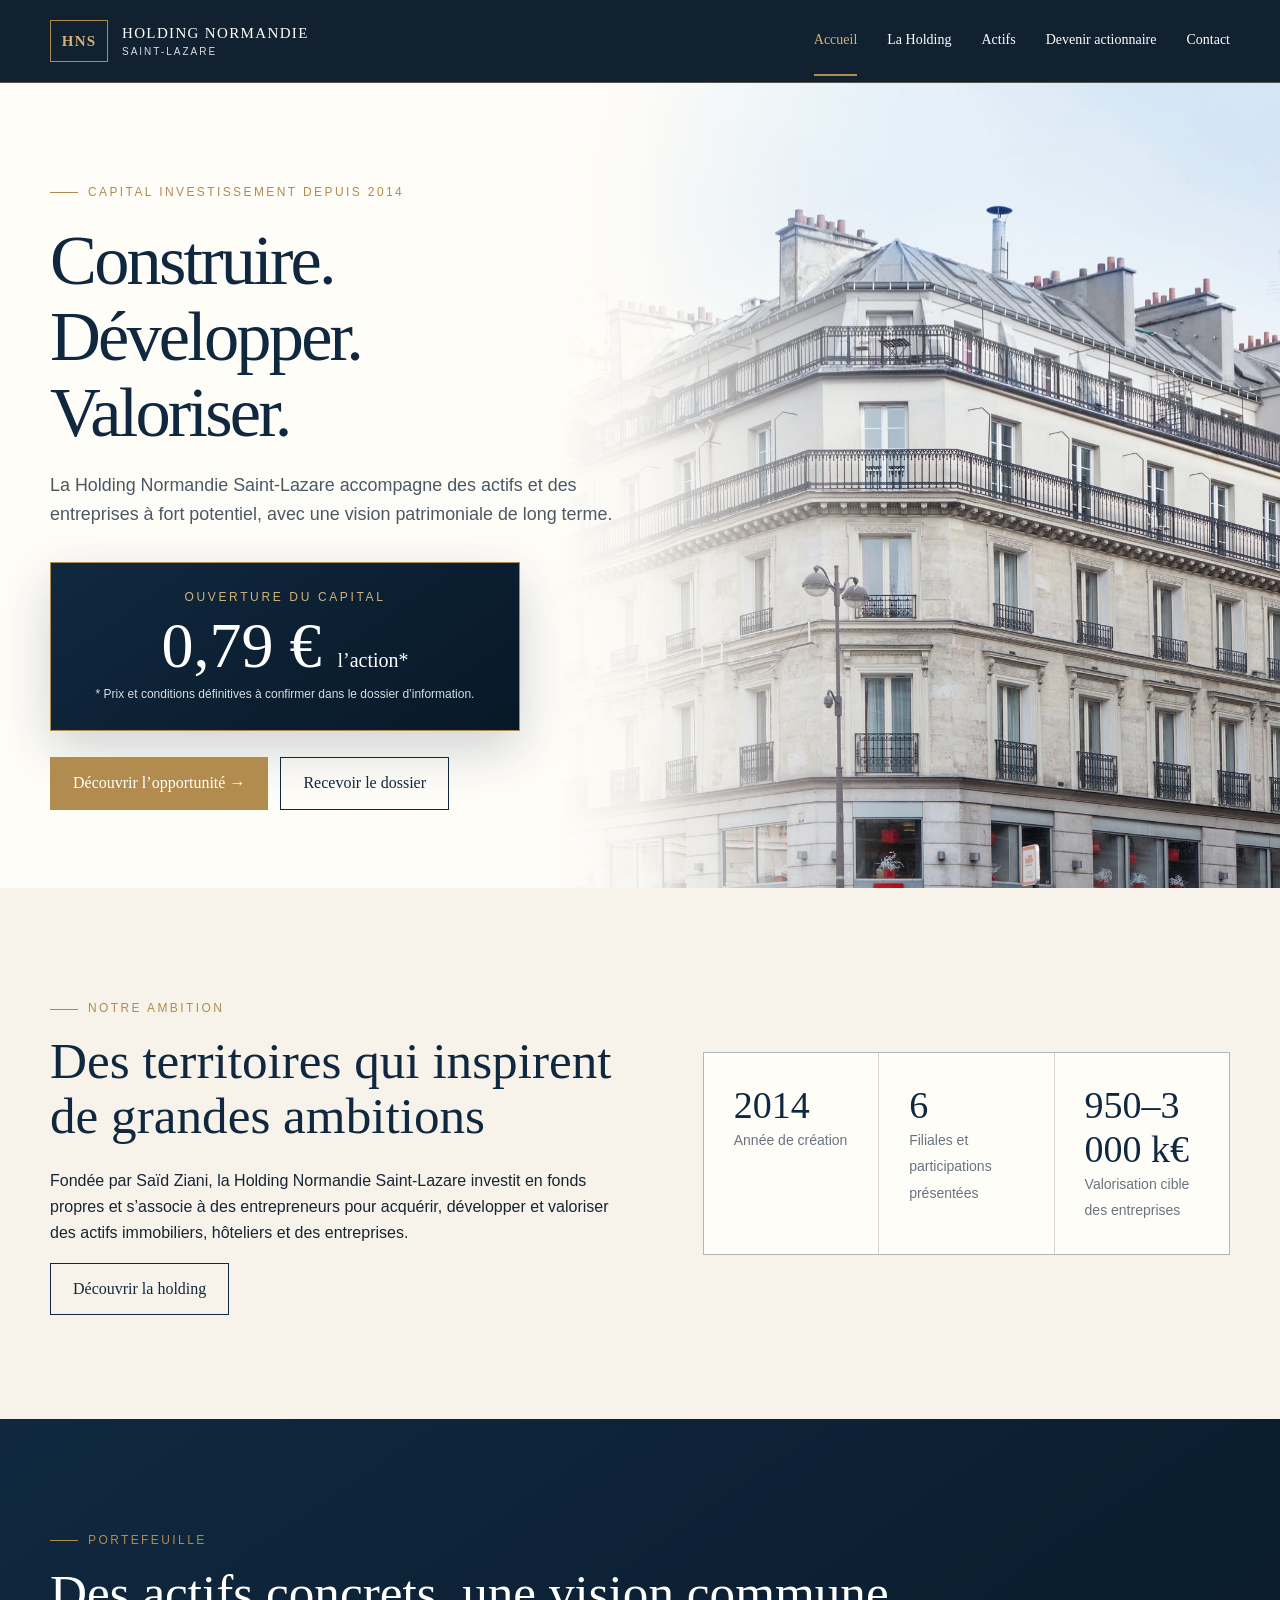
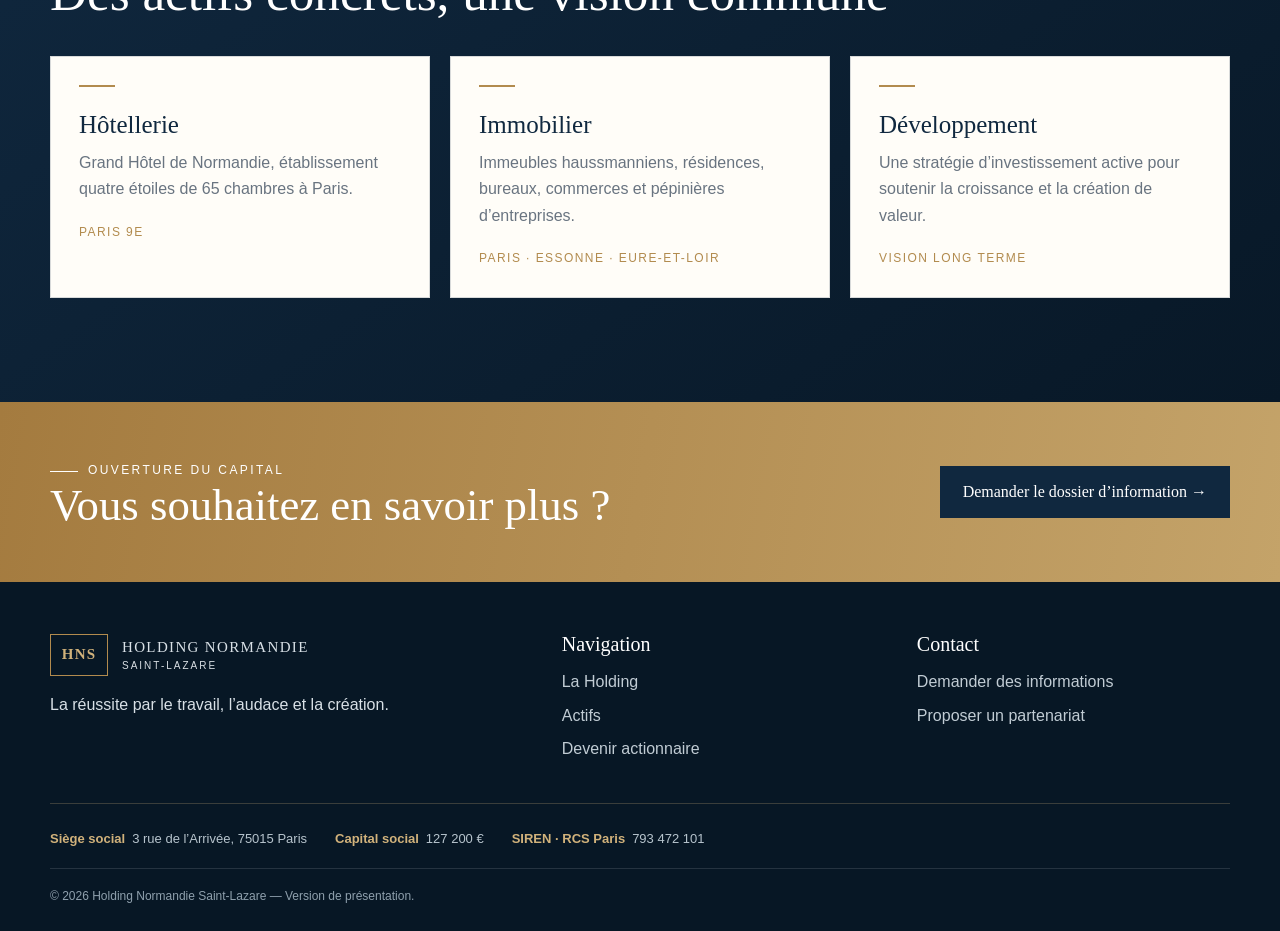
<file: index.html>
<!doctype html>
<html lang="fr">
<head>
<meta charset="utf-8">
<meta name="viewport" content="width=device-width,initial-scale=1">
<title>Holding Normandie Saint-Lazare</title>
<meta name="description" content="Holding d'investissement engagée dans l'immobilier, l'hôtellerie et la création de valeur à long terme.">
<link rel="icon" href="favicon.svg">
<link rel="stylesheet" href="styles.css">
</head>
<body>
<header class="topbar">
<div class="container nav">
<a class="brand" href="index.html">
<span class="monogram">HNS</span>
<span class="brand-copy">Holding Normandie<span>Saint-Lazare</span>
</span>
</a>
<button class="menu-button" aria-label="Ouvrir le menu" aria-expanded="false">☰</button>
<nav class="navlinks">
<a class="active" href="index.html">Accueil</a>
<a href="holding.html">La Holding</a>
<a href="actifs.html">Actifs</a>
<a href="actions.html">Devenir actionnaire</a>
<a href="contact.html">Contact</a>
</nav>
</div>
</header>
<main>
<section class="hero">
<div class="container">
<div class="hero-inner">
<div class="eyebrow">Capital investissement depuis 2014</div>
<h1>Construire.<br>Développer.<br>Valoriser.</h1>
<p class="lead">La Holding Normandie Saint-Lazare accompagne des actifs et des entreprises à fort potentiel, avec une vision patrimoniale de long terme.</p>
<div class="offer-card">
<span>Ouverture du capital</span>
<div class="price">0,79 € <small>l’action*</small>
</div>
<div class="note">* Prix et conditions définitives à confirmer dans le dossier d’information.</div>
</div>
<div class="actions-row">
<a class="btn" href="actions.html">Découvrir l’opportunité →</a>
<a class="btn btn-outline" href="contact.html">Recevoir le dossier</a>
</div>
</div>
</div>
</section>
<section class="section">
<div class="container intro-grid">
<div>
<div class="eyebrow">Notre ambition</div>
<h2>Des territoires qui inspirent de grandes ambitions</h2>
<p>Fondée par Saïd Ziani, la Holding Normandie Saint-Lazare investit en fonds propres et s’associe à des entrepreneurs pour acquérir, développer et valoriser des actifs immobiliers, hôteliers et des entreprises.</p>
<a class="btn btn-outline" href="holding.html">Découvrir la holding</a>
</div>
<div class="stat-grid">
<div class="stat">
<strong>2014</strong>
<span>Année de création</span>
</div>
<div class="stat">
<strong>6</strong>
<span>Filiales et participations présentées</span>
</div>
<div class="stat">
<strong>950–3 000 k€</strong>
<span>Valorisation cible des entreprises</span>
</div>
</div>
</div>
</section>
<section class="section section-dark">
<div class="container">
<div class="eyebrow">Portefeuille</div>
<h2>Des actifs concrets, une vision commune</h2>
<div class="cards">
<article class="card">
<h3>Hôtellerie</h3>
<p>Grand Hôtel de Normandie, établissement quatre étoiles de 65 chambres à Paris.</p>
<div class="meta">Paris 9e</div>
</article>
<article class="card">
<h3>Immobilier</h3>
<p>Immeubles haussmanniens, résidences, bureaux, commerces et pépinières d’entreprises.</p>
<div class="meta">Paris · Essonne · Eure-et-Loir</div>
</article>
<article class="card">
<h3>Développement</h3>
<p>Une stratégie d’investissement active pour soutenir la croissance et la création de valeur.</p>
<div class="meta">Vision long terme</div>
</article>
</div>
</div>
</section>
<section class="band">
<div class="container band-inner">
<div>
<div class="eyebrow" style="color:white">Ouverture du capital</div>
<h2>Vous souhaitez en savoir plus ?</h2>
</div>
<a class="btn" href="contact.html">Demander le dossier d’information →</a>
</div>
</section>
</main>
<footer class="footer">
<div class="container">
<div class="footer-grid">
<div>
<div class="brand">
<span class="monogram">HNS</span>
<span class="brand-copy">Holding Normandie<span>Saint-Lazare</span>
</span>
</div>
<p>La réussite par le travail, l’audace et la création.</p>
</div>
<div>
<h3>Navigation</h3>
<a href="holding.html">La Holding</a>
<a href="actifs.html">Actifs</a>
<a href="actions.html">Devenir actionnaire</a>
</div>
<div>
<h3>Contact</h3>
<a href="contact.html">Demander des informations</a>
<a href="contact.html">Proposer un partenariat</a>
</div>
</div>
<div class="company-info"><span><strong>Siège social</strong> 3 rue de l’Arrivée, 75015 Paris</span><span><strong>Capital social</strong> 127 200 €</span><span><strong>SIREN · RCS Paris</strong> 793 472 101</span></div>
<div class="footer-bottom">© 2026 Holding Normandie Saint-Lazare — Version de présentation.</div>
</div>
</footer>
<script src="site.js">
</script>
</body>
</html>
</file>
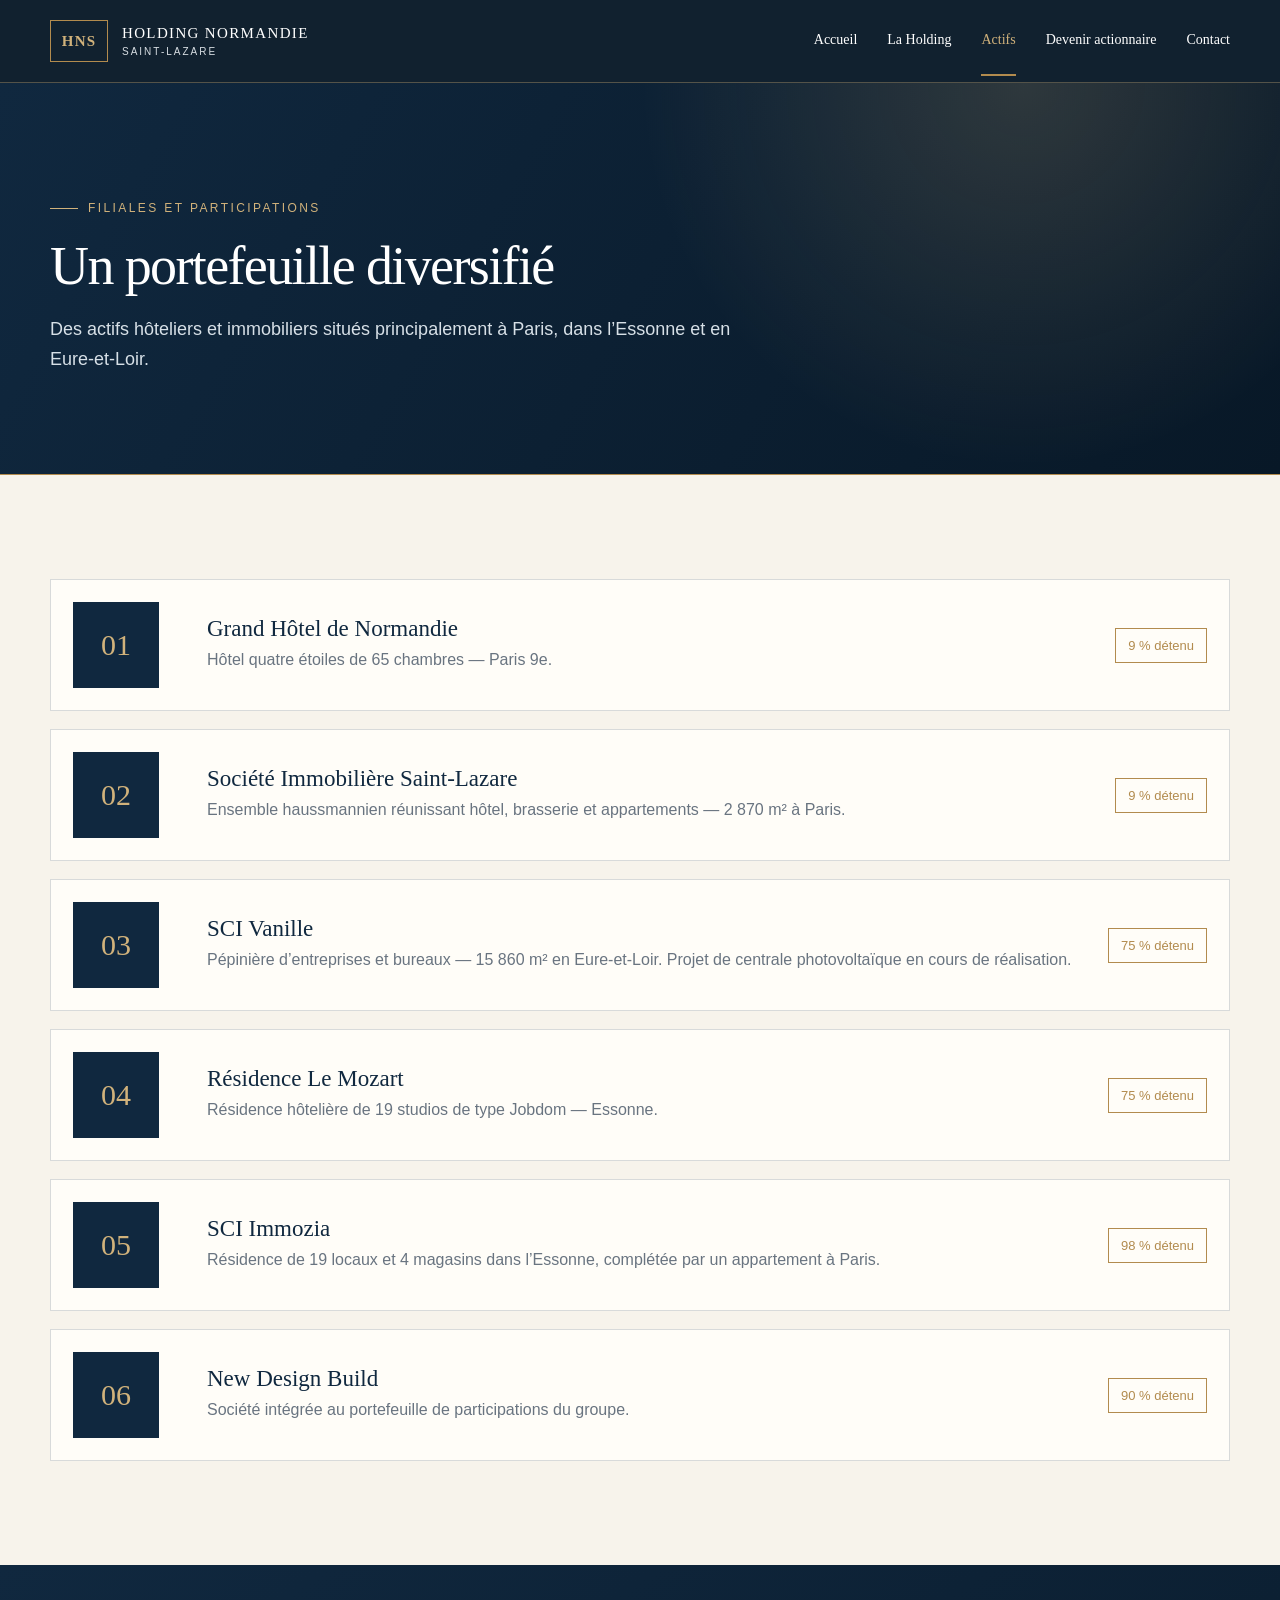
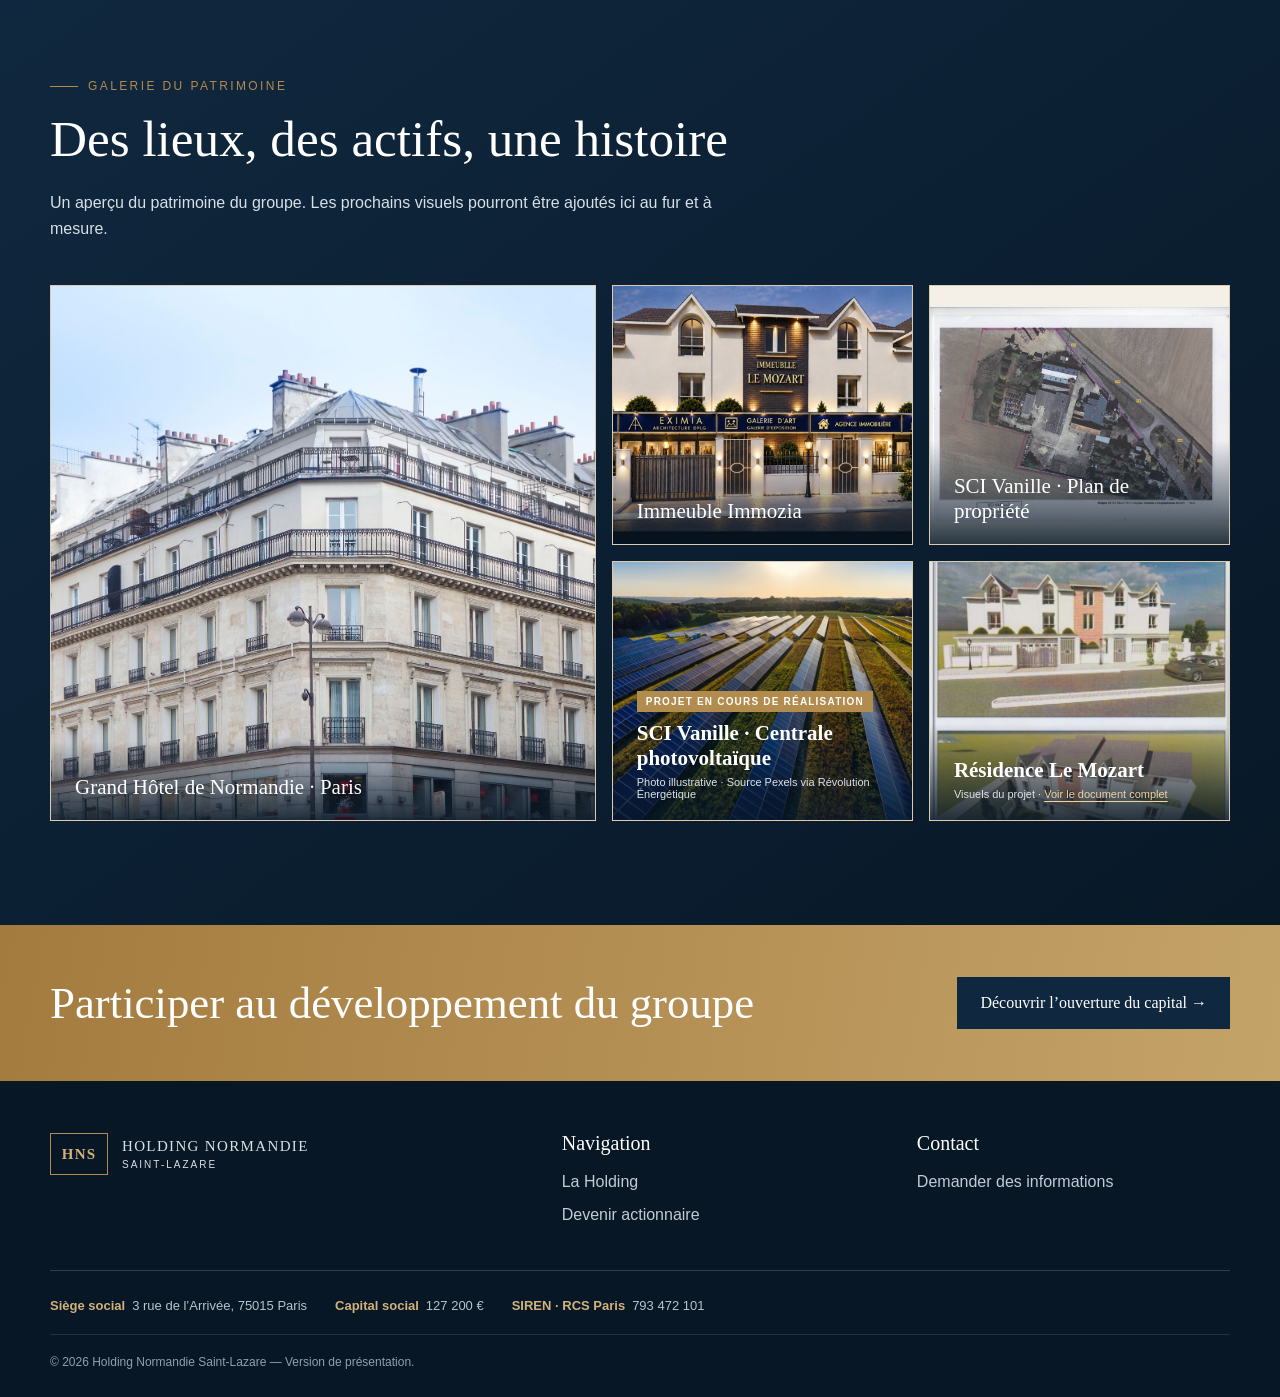
<file: actifs.html>
<!doctype html>
<html lang="fr">
<head>
<meta charset="utf-8">
<meta name="viewport" content="width=device-width,initial-scale=1">
<title>Filiales et actifs — Holding Normandie Saint-Lazare</title>
<meta name="description" content="Découvrez les principales filiales et participations de la Holding Normandie Saint-Lazare.">
<link rel="icon" href="favicon.svg">
<link rel="stylesheet" href="styles.css">
</head>
<body>
<header class="topbar">
<div class="container nav">
<a class="brand" href="index.html">
<span class="monogram">HNS</span>
<span class="brand-copy">Holding Normandie<span>Saint-Lazare</span>
</span>
</a>
<button class="menu-button" aria-label="Ouvrir le menu">☰</button>
<nav class="navlinks">
<a href="index.html">Accueil</a>
<a href="holding.html">La Holding</a>
<a class="active" href="actifs.html">Actifs</a>
<a href="actions.html">Devenir actionnaire</a>
<a href="contact.html">Contact</a>
</nav>
</div>
</header>
<main>
<section class="page-hero">
<div class="container">
<div class="eyebrow">Filiales et participations</div>
<h1>Un portefeuille diversifié</h1>
<p>Des actifs hôteliers et immobiliers situés principalement à Paris, dans l’Essonne et en Eure-et-Loir.</p>
</div>
</section>
<section class="section">
<div class="container">
<div class="asset-list">
<article class="asset">
<div class="asset-number">01</div>
<div>
<h3>Grand Hôtel de Normandie</h3>
<p>Hôtel quatre étoiles de 65 chambres — Paris 9e.</p>
</div>
<span class="badge">9 % détenu</span>
</article>
<article class="asset">
<div class="asset-number">02</div>
<div>
<h3>Société Immobilière Saint-Lazare</h3>
<p>Ensemble haussmannien réunissant hôtel, brasserie et appartements — 2 870 m² à Paris.</p>
</div>
<span class="badge">9 % détenu</span>
</article>
<article class="asset">
<div class="asset-number">03</div>
<div>
<h3>SCI Vanille</h3>
<p>Pépinière d’entreprises et bureaux — 15 860 m² en Eure-et-Loir. Projet de centrale photovoltaïque en cours de réalisation.</p>
</div>
<span class="badge">75 % détenu</span>
</article>
<article class="asset">
<div class="asset-number">04</div>
<div>
<h3>Résidence Le Mozart</h3>
<p>Résidence hôtelière de 19 studios de type Jobdom — Essonne.</p>
</div>
<span class="badge">75 % détenu</span>
</article>
<article class="asset">
<div class="asset-number">05</div>
<div>
<h3>SCI Immozia</h3>
<p>Résidence de 19 locaux et 4 magasins dans l’Essonne, complétée par un appartement à Paris.</p>
</div>
<span class="badge">98 % détenu</span>
</article>
<article class="asset">
<div class="asset-number">06</div>
<div>
<h3>New Design Build</h3>
<p>Société intégrée au portefeuille de participations du groupe.</p>
</div>
<span class="badge">90 % détenu</span>
</article>
</div>
</div>
</section>
<section class="section section-dark">
<div class="container">
<div class="eyebrow">Galerie du patrimoine</div>
<h2>Des lieux, des actifs, une histoire</h2>
<p style="max-width:720px;color:#d7e0e7">Un aperçu du patrimoine du groupe. Les prochains visuels pourront être ajoutés ici au fur et à mesure.</p>
<div class="gallery">
<figure class="gallery-item">
<img src="assets/grand-hotel-de-normandie.jpg" alt="Façade haussmannienne du Grand Hôtel de Normandie à Paris">
<figcaption class="gallery-caption">Grand Hôtel de Normandie · Paris</figcaption>
</figure>
<figure class="gallery-item">
<img src="assets/immeuble-immozia.jpg" alt="Vue architecturale de l’immeuble Immozia">
<figcaption class="gallery-caption">Immeuble Immozia</figcaption>
</figure>
<figure class="gallery-item gallery-plan">
<img src="assets/plan-propriete-sci-vanille.jpg" alt="Plan aérien de la propriété SCI Vanille">
<figcaption class="gallery-caption">SCI Vanille · Plan de propriété</figcaption>
</figure>
<figure class="gallery-item gallery-solar">
<img src="assets/centrale-photovoltaique.jpg" alt="Vue illustrative d’une centrale photovoltaïque">
<figcaption class="gallery-caption"><span class="status-pill">Projet en cours de réalisation</span><strong>SCI Vanille · Centrale photovoltaïque</strong><small>Photo illustrative · Source Pexels via Révolution Énergétique</small></figcaption>
</figure>
<figure class="gallery-item gallery-mozart">
<img src="assets/residence-le-mozart-visuels-projet.jpg" alt="Vues architecturales de la Résidence Le Mozart">
<figcaption class="gallery-caption"><strong>Résidence Le Mozart</strong><small>Visuels du projet · <a href="assets/residence-le-mozart-visuels-projet.pdf" target="_blank" rel="noopener">Voir le document complet</a></small></figcaption>
</figure>
</div>
</div>
</section>
<section class="band">
<div class="container band-inner">
<h2>Participer au développement du groupe</h2>
<a class="btn" href="actions.html">Découvrir l’ouverture du capital →</a>
</div>
</section>
</main>
<footer class="footer">
<div class="container">
<div class="footer-grid">
<div>
<div class="brand">
<span class="monogram">HNS</span>
<span class="brand-copy">Holding Normandie<span>Saint-Lazare</span>
</span>
</div>
</div>
<div>
<h3>Navigation</h3>
<a href="holding.html">La Holding</a>
<a href="actions.html">Devenir actionnaire</a>
</div>
<div>
<h3>Contact</h3>
<a href="contact.html">Demander des informations</a>
</div>
</div>
<div class="company-info"><span><strong>Siège social</strong> 3 rue de l’Arrivée, 75015 Paris</span><span><strong>Capital social</strong> 127 200 €</span><span><strong>SIREN · RCS Paris</strong> 793 472 101</span></div>
<div class="footer-bottom">© 2026 Holding Normandie Saint-Lazare — Version de présentation.</div>
</div>
</footer>
<script src="site.js">
</script>
</body>
</html>
</file>
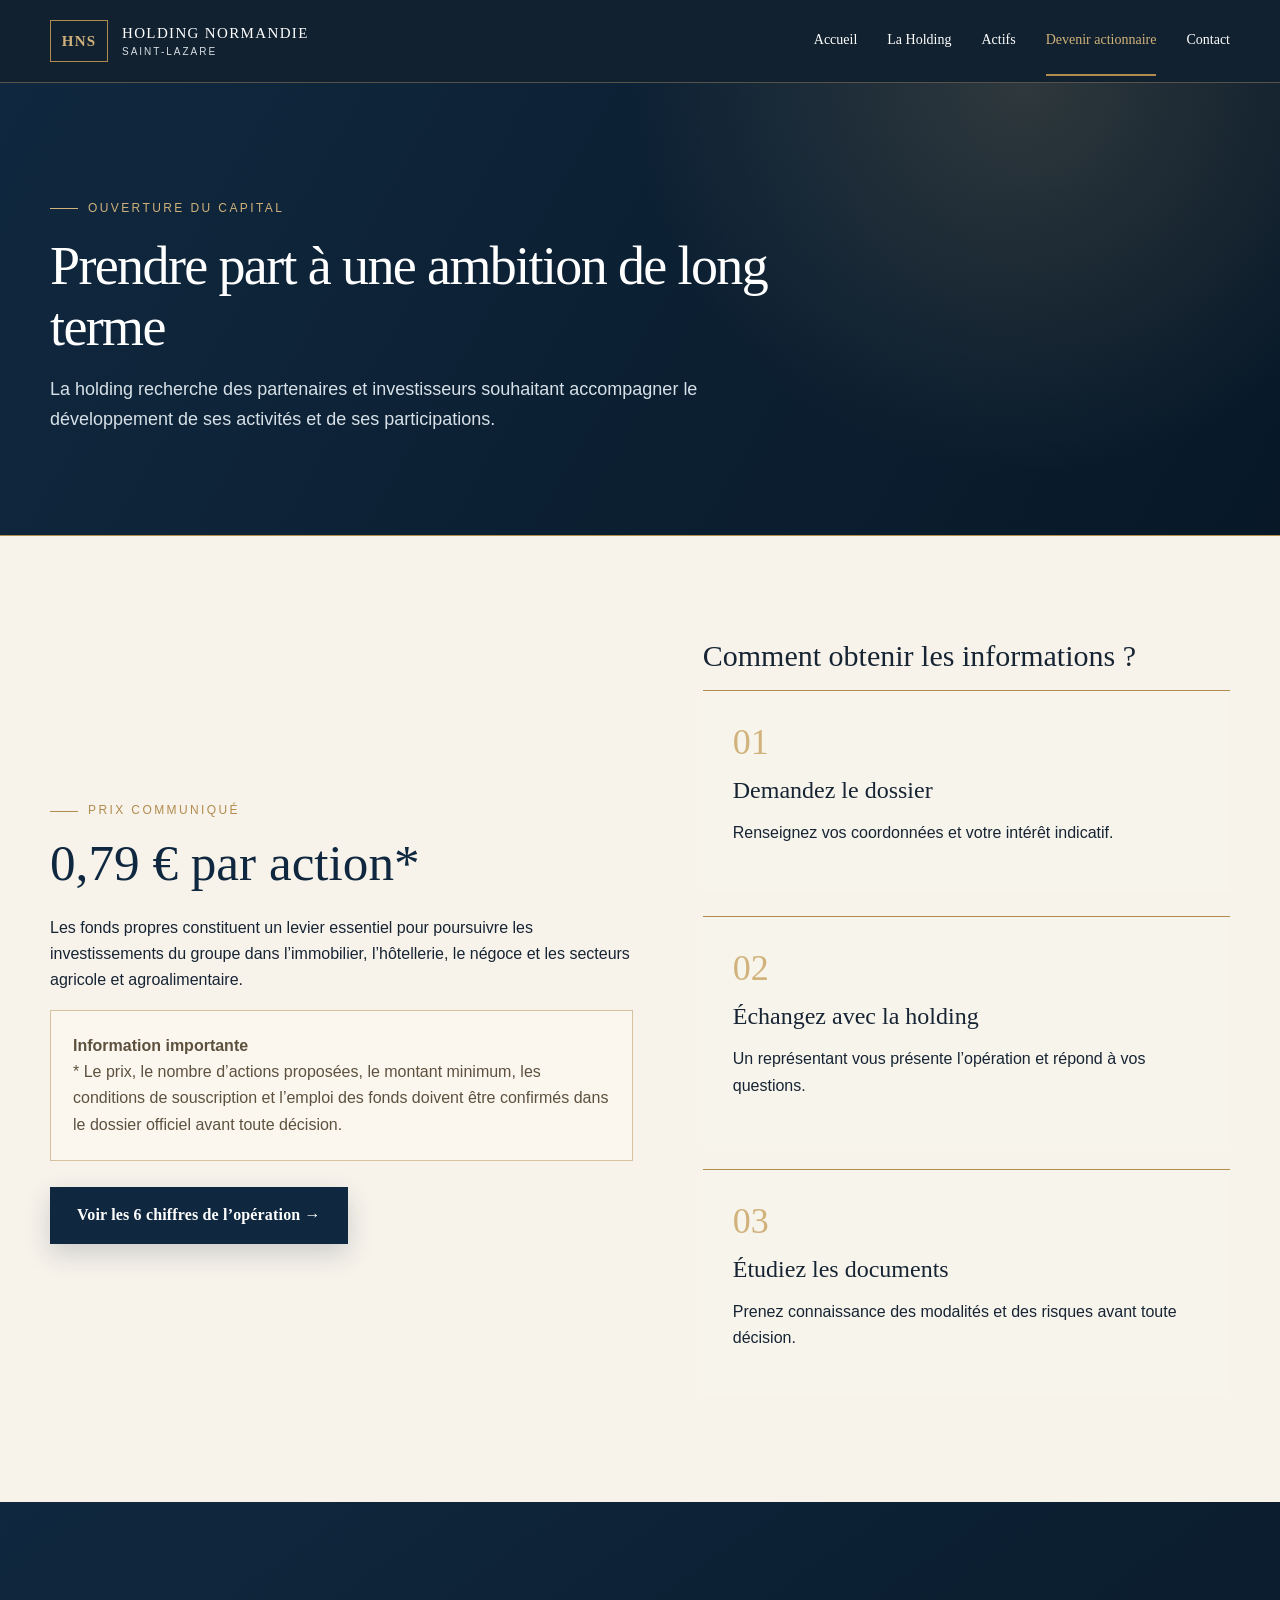
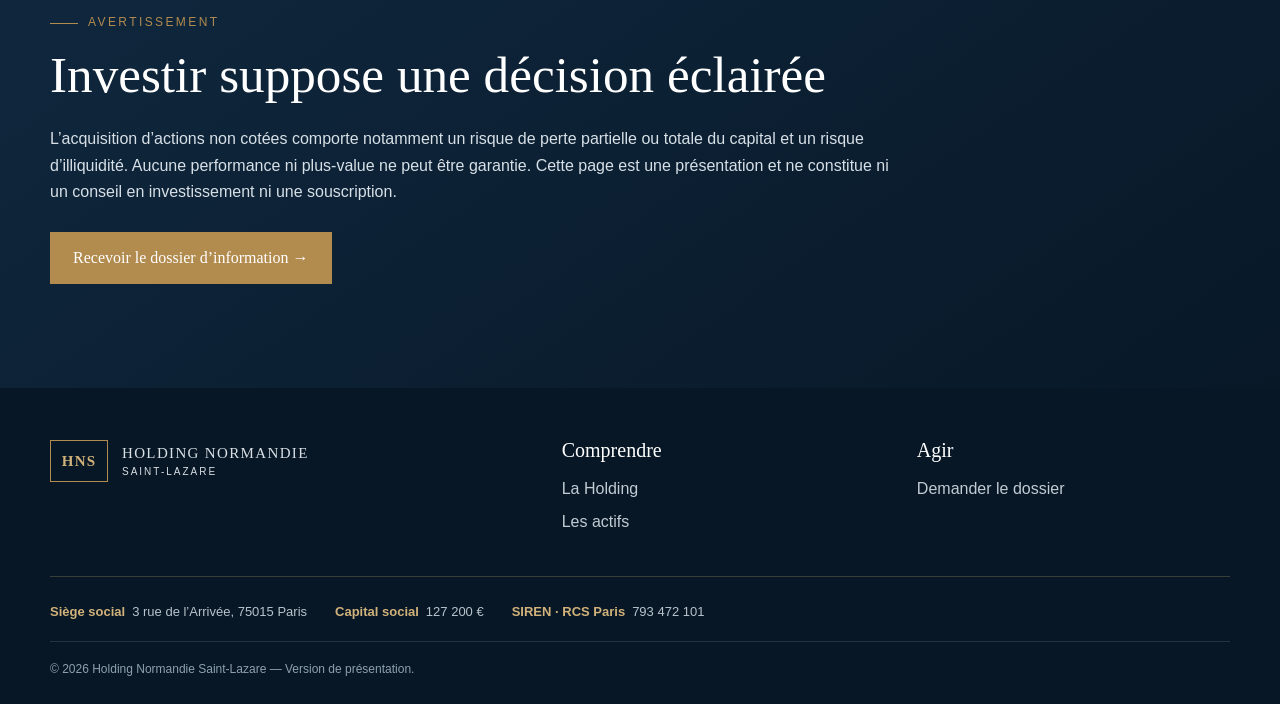
<file: actions.html>
<!doctype html>
<html lang="fr">
<head>
<meta charset="utf-8">
<meta name="viewport" content="width=device-width,initial-scale=1">
<title>Devenir actionnaire — Holding Normandie Saint-Lazare</title>
<meta name="description" content="Demandez les informations relatives à l'ouverture du capital de la Holding Normandie Saint-Lazare.">
<link rel="icon" href="favicon.svg">
<link rel="stylesheet" href="styles.css">
<style>
/* CTA "Voir les 6 chiffres" — navy plein pour trancher sur le bouton or de conversion */
.actions-row .btn-outline{
  background:#10283f;
  border:1px solid #10283f;
  color:#fff;
  padding:14px 26px;
  font-weight:700;
  letter-spacing:.01em;
  box-shadow:0 10px 26px rgba(16,40,63,.18);
}
.actions-row .btn-outline:hover{
  background:#183851;
  border-color:#183851;
  color:#fff;
}
@media(max-width:620px){.actions-row .btn-outline{width:100%;text-align:center;padding:15px 20px}}
</style>
</head>
<body>
<header class="topbar">
<div class="container nav">
<a class="brand" href="index.html">
<span class="monogram">HNS</span>
<span class="brand-copy">Holding Normandie<span>Saint-Lazare</span>
</span>
</a>
<button class="menu-button" aria-label="Ouvrir le menu">☰</button>
<nav class="navlinks">
<a href="index.html">Accueil</a>
<a href="holding.html">La Holding</a>
<a href="actifs.html">Actifs</a>
<a class="active" href="actions.html">Devenir actionnaire</a>
<a href="contact.html">Contact</a>
</nav>
</div>
</header>
<main>
<section class="page-hero">
<div class="container">
<div class="eyebrow">Ouverture du capital</div>
<h1>Prendre part à une ambition de long terme</h1>
<p>La holding recherche des partenaires et investisseurs souhaitant accompagner le développement de ses activités et de ses participations.</p>
</div>
</section>
<section class="section">
<div class="container split">
<div>
<div class="eyebrow">Prix communiqué</div>
<h2>0,79 € par action*</h2>
<p>Les fonds propres constituent un levier essentiel pour poursuivre les investissements du groupe dans l’immobilier, l’hôtellerie, le négoce et les secteurs agricole et agroalimentaire.</p>
<div class="risk">
<strong>Information importante</strong>
<br>* Le prix, le nombre d’actions proposées, le montant minimum, les conditions de souscription et l’emploi des fonds doivent être confirmés dans le dossier officiel avant toute décision.</div>
<div class="actions-row">
<a class="btn btn-outline" href="offre.html">Voir les 6 chiffres de l’opération →</a>
</div>
</div>
<div>
<h3 class="serif" style="font-size:30px;margin-bottom:18px">Comment obtenir les informations ?</h3>
<div class="steps" style="grid-template-columns:1fr">
<div class="step">
<h3>Demandez le dossier</h3>
<p>Renseignez vos coordonnées et votre intérêt indicatif.</p>
</div>
<div class="step">
<h3>Échangez avec la holding</h3>
<p>Un représentant vous présente l’opération et répond à vos questions.</p>
</div>
<div class="step">
<h3>Étudiez les documents</h3>
<p>Prenez connaissance des modalités et des risques avant toute décision.</p>
</div>
</div>
</div>
</div>
</section>
<section class="section section-dark">
<div class="container">
<div class="eyebrow">Avertissement</div>
<h2>Investir suppose une décision éclairée</h2>
<p style="max-width:850px;color:#d7e0e7">L’acquisition d’actions non cotées comporte notamment un risque de perte partielle ou totale du capital et un risque d’illiquidité. Aucune performance ni plus-value ne peut être garantie. Cette page est une présentation et ne constitue ni un conseil en investissement ni une souscription.</p>
<div class="actions-row">
<a class="btn" href="contact.html">Recevoir le dossier d’information →</a>
</div>
</div>
</section>
</main>
<footer class="footer">
<div class="container">
<div class="footer-grid">
<div>
<div class="brand">
<span class="monogram">HNS</span>
<span class="brand-copy">Holding Normandie<span>Saint-Lazare</span>
</span>
</div>
</div>
<div>
<h3>Comprendre</h3>
<a href="holding.html">La Holding</a>
<a href="actifs.html">Les actifs</a>
</div>
<div>
<h3>Agir</h3>
<a href="contact.html">Demander le dossier</a>
</div>
</div>
<div class="company-info"><span><strong>Siège social</strong> 3 rue de l’Arrivée, 75015 Paris</span><span><strong>Capital social</strong> 127 200 €</span><span><strong>SIREN · RCS Paris</strong> 793 472 101</span></div>
<div class="footer-bottom">© 2026 Holding Normandie Saint-Lazare — Version de présentation.</div>
</div>
</footer>
<script src="site.js">
</script>
</body>
</html>
</file>
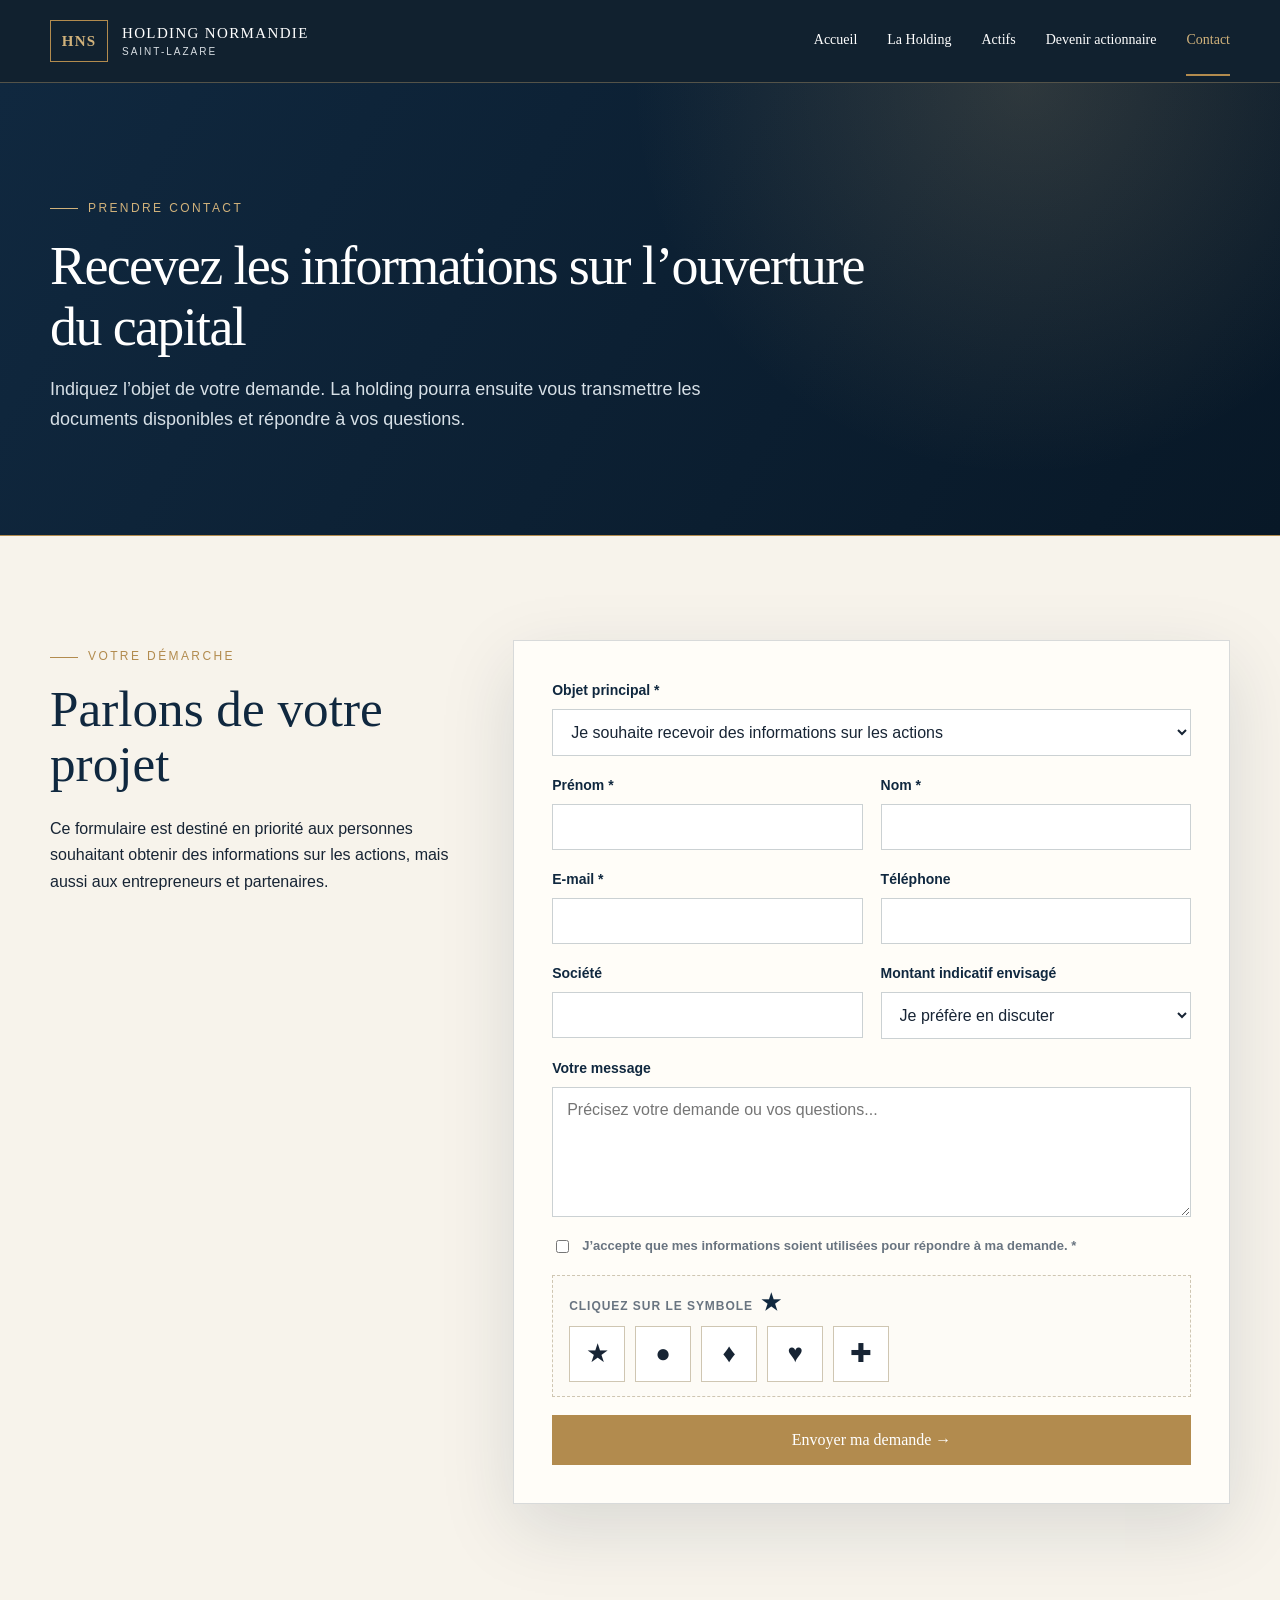
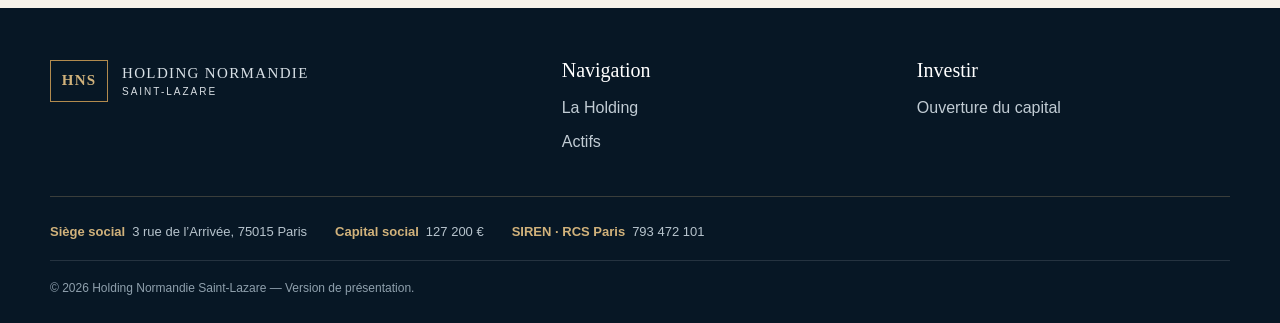
<file: contact.html>
<!doctype html>
<html lang="fr">
<head>
<meta charset="utf-8">
<meta name="viewport" content="width=device-width,initial-scale=1">
<title>Contact — Holding Normandie Saint-Lazare</title>
<meta name="description" content="Demandez le dossier d'information sur l'ouverture du capital de la Holding Normandie Saint-Lazare.">
<link rel="icon" href="favicon.svg">
<link rel="stylesheet" href="styles.css">
</head>
<body>
<header class="topbar">
<div class="container nav">
<a class="brand" href="index.html">
<span class="monogram">HNS</span>
<span class="brand-copy">Holding Normandie<span>Saint-Lazare</span>
</span>
</a>
<button class="menu-button" aria-label="Ouvrir le menu">☰</button>
<nav class="navlinks">
<a href="index.html">Accueil</a>
<a href="holding.html">La Holding</a>
<a href="actifs.html">Actifs</a>
<a href="actions.html">Devenir actionnaire</a>
<a class="active" href="contact.html">Contact</a>
</nav>
</div>
</header>
<main>
<section class="page-hero">
<div class="container">
<div class="eyebrow">Prendre contact</div>
<h1>Recevez les informations sur l’ouverture du capital</h1>
<p>Indiquez l’objet de votre demande. La holding pourra ensuite vous transmettre les documents disponibles et répondre à vos questions.</p>
</div>
</section>
<section class="section">
<div class="container form-wrap">
<div>
<div class="eyebrow">Votre démarche</div>
<h2>Parlons de votre projet</h2>
<p>Ce formulaire est destiné en priorité aux personnes souhaitant obtenir des informations sur les actions, mais aussi aux entrepreneurs et partenaires.</p>
</div>
<form class="form-card" id="investor-form">
<div class="hp" aria-hidden="true">
<label for="website">Votre site web</label>
<input id="website" name="website" type="text" tabindex="-1" autocomplete="off">
</div>
<input type="hidden" id="ts" name="ts" value="">
<div class="form-grid">
<div class="field full">
<label for="objet">Objet principal *</label>
<select id="objet" name="objet" required>
<option value="actions" selected>Je souhaite recevoir des informations sur les actions</option>
<option>Je souhaite être recontacté au sujet de l’ouverture du capital</option>
<option>Je souhaite proposer un partenariat</option>
<option>Autre demande</option>
</select>
</div>
<div class="field">
<label for="prenom">Prénom *</label>
<input id="prenom" name="prenom" required autocomplete="given-name">
</div>
<div class="field">
<label for="nom">Nom *</label>
<input id="nom" name="nom" required autocomplete="family-name">
</div>
<div class="field">
<label for="email">E-mail *</label>
<input id="email" name="email" type="email" required autocomplete="email">
</div>
<div class="field">
<label for="telephone">Téléphone</label>
<input id="telephone" name="telephone" type="tel" autocomplete="tel">
</div>
<div class="field">
<label for="societe">Société</label>
<input id="societe" name="societe" autocomplete="organization">
</div>
<div class="field">
<label for="montant">Montant indicatif envisagé</label>
<select id="montant" name="montant">
<option>Je préfère en discuter</option>
<option>Moins de 1 000 €</option>
<option>1 000 € à 5 000 €</option>
<option>5 000 € à 20 000 €</option>
<option>Plus de 20 000 €</option>
</select>
</div>
<div class="field full">
<label for="message">Votre message</label>
<textarea id="message" name="message" placeholder="Précisez votre demande ou vos questions...">
</textarea>
</div>
<div class="field full">
<label class="check">
<input type="checkbox" name="consent" value="1" required> J’accepte que mes informations soient utilisées pour répondre à ma demande. *</label>
</div>
<div class="field full">
<div class="captcha" id="captcha" role="group" aria-labelledby="captcha-ask">
<span class="captcha-ask" id="captcha-ask">Question de sécurité</span>
<div class="symbols" id="captcha-symbols"></div>
</div>
<input type="hidden" id="captcha-response" name="captcha_response" value="">
<input type="hidden" id="captcha-expected" name="captcha_expected" value="">
</div>
<div class="field full">
<button class="btn" type="submit">Envoyer ma demande →</button>
<div class="success" id="success" role="status">Votre demande a bien été envoyée. La holding vous répondra à l’adresse indiquée dans les meilleurs délais.</div>
<div class="error" id="error" role="alert">Une erreur est survenue pendant l’envoi. Merci de réessayer dans quelques instants.</div>
</div>
</div>
</form>
</div>
</section>
</main>
<footer class="footer">
<div class="container">
<div class="footer-grid">
<div>
<div class="brand">
<span class="monogram">HNS</span>
<span class="brand-copy">Holding Normandie<span>Saint-Lazare</span>
</span>
</div>
</div>
<div>
<h3>Navigation</h3>
<a href="holding.html">La Holding</a>
<a href="actifs.html">Actifs</a>
</div>
<div>
<h3>Investir</h3>
<a href="actions.html">Ouverture du capital</a>
</div>
</div>
<div class="company-info"><span><strong>Siège social</strong> 3 rue de l’Arrivée, 75015 Paris</span><span><strong>Capital social</strong> 127 200 €</span><span><strong>SIREN · RCS Paris</strong> 793 472 101</span></div>
<div class="footer-bottom">© 2026 Holding Normandie Saint-Lazare — Version de présentation.</div>
</div>
</footer>
<script src="site.js">
</script>
</body>
</html>
</file>
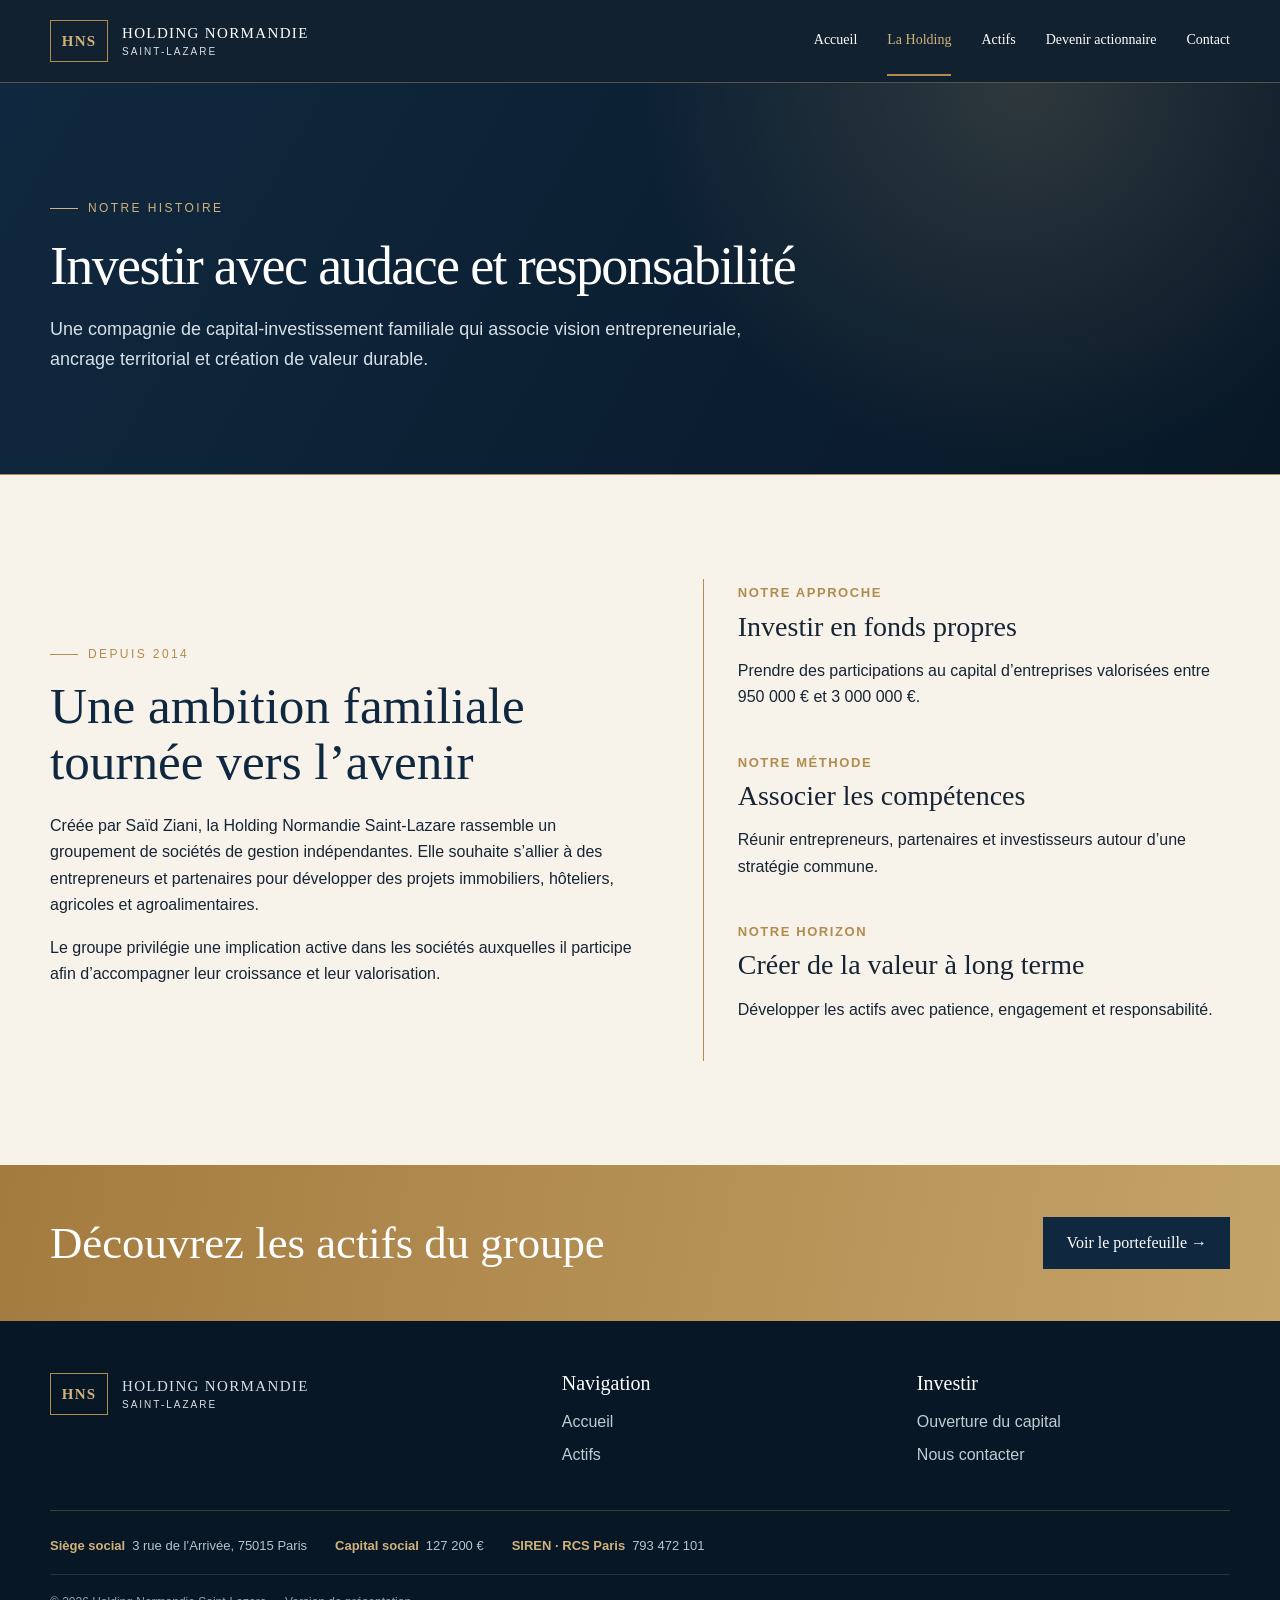
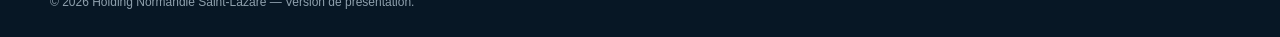
<file: holding.html>
<!doctype html>
<html lang="fr">
<head>
<meta charset="utf-8">
<meta name="viewport" content="width=device-width,initial-scale=1">
<title>La Holding — Holding Normandie Saint-Lazare</title>
<meta name="description" content="Découvrez la vision et la philosophie d'investissement de la Holding Normandie Saint-Lazare.">
<link rel="icon" href="favicon.svg">
<link rel="stylesheet" href="styles.css">
</head>
<body>
<header class="topbar">
<div class="container nav">
<a class="brand" href="index.html">
<span class="monogram">HNS</span>
<span class="brand-copy">Holding Normandie<span>Saint-Lazare</span>
</span>
</a>
<button class="menu-button" aria-label="Ouvrir le menu">☰</button>
<nav class="navlinks">
<a href="index.html">Accueil</a>
<a class="active" href="holding.html">La Holding</a>
<a href="actifs.html">Actifs</a>
<a href="actions.html">Devenir actionnaire</a>
<a href="contact.html">Contact</a>
</nav>
</div>
</header>
<main>
<section class="page-hero">
<div class="container">
<div class="eyebrow">Notre histoire</div>
<h1>Investir avec audace et responsabilité</h1>
<p>Une compagnie de capital-investissement familiale qui associe vision entrepreneuriale, ancrage territorial et création de valeur durable.</p>
</div>
</section>
<section class="section">
<div class="container split">
<div>
<div class="eyebrow">Depuis 2014</div>
<h2>Une ambition familiale tournée vers l’avenir</h2>
<p>Créée par Saïd Ziani, la Holding Normandie Saint-Lazare rassemble un groupement de sociétés de gestion indépendantes. Elle souhaite s’allier à des entrepreneurs et partenaires pour développer des projets immobiliers, hôteliers, agricoles et agroalimentaires.</p>
<p>Le groupe privilégie une implication active dans les sociétés auxquelles il participe afin d’accompagner leur croissance et leur valorisation.</p>
</div>
<div class="timeline">
<div class="timeline-item">
<b>NOTRE APPROCHE</b>
<h3>Investir en fonds propres</h3>
<p>Prendre des participations au capital d’entreprises valorisées entre 950 000 € et 3 000 000 €.</p>
</div>
<div class="timeline-item">
<b>NOTRE MÉTHODE</b>
<h3>Associer les compétences</h3>
<p>Réunir entrepreneurs, partenaires et investisseurs autour d’une stratégie commune.</p>
</div>
<div class="timeline-item">
<b>NOTRE HORIZON</b>
<h3>Créer de la valeur à long terme</h3>
<p>Développer les actifs avec patience, engagement et responsabilité.</p>
</div>
</div>
</div>
</section>
<section class="band">
<div class="container band-inner">
<h2>Découvrez les actifs du groupe</h2>
<a class="btn" href="actifs.html">Voir le portefeuille →</a>
</div>
</section>
</main>
<footer class="footer">
<div class="container">
<div class="footer-grid">
<div>
<div class="brand">
<span class="monogram">HNS</span>
<span class="brand-copy">Holding Normandie<span>Saint-Lazare</span>
</span>
</div>
</div>
<div>
<h3>Navigation</h3>
<a href="index.html">Accueil</a>
<a href="actifs.html">Actifs</a>
</div>
<div>
<h3>Investir</h3>
<a href="actions.html">Ouverture du capital</a>
<a href="contact.html">Nous contacter</a>
</div>
</div>
<div class="company-info"><span><strong>Siège social</strong> 3 rue de l’Arrivée, 75015 Paris</span><span><strong>Capital social</strong> 127 200 €</span><span><strong>SIREN · RCS Paris</strong> 793 472 101</span></div>
<div class="footer-bottom">© 2026 Holding Normandie Saint-Lazare — Version de présentation.</div>
</div>
</footer>
<script src="site.js">
</script>
</body>
</html>
</file>
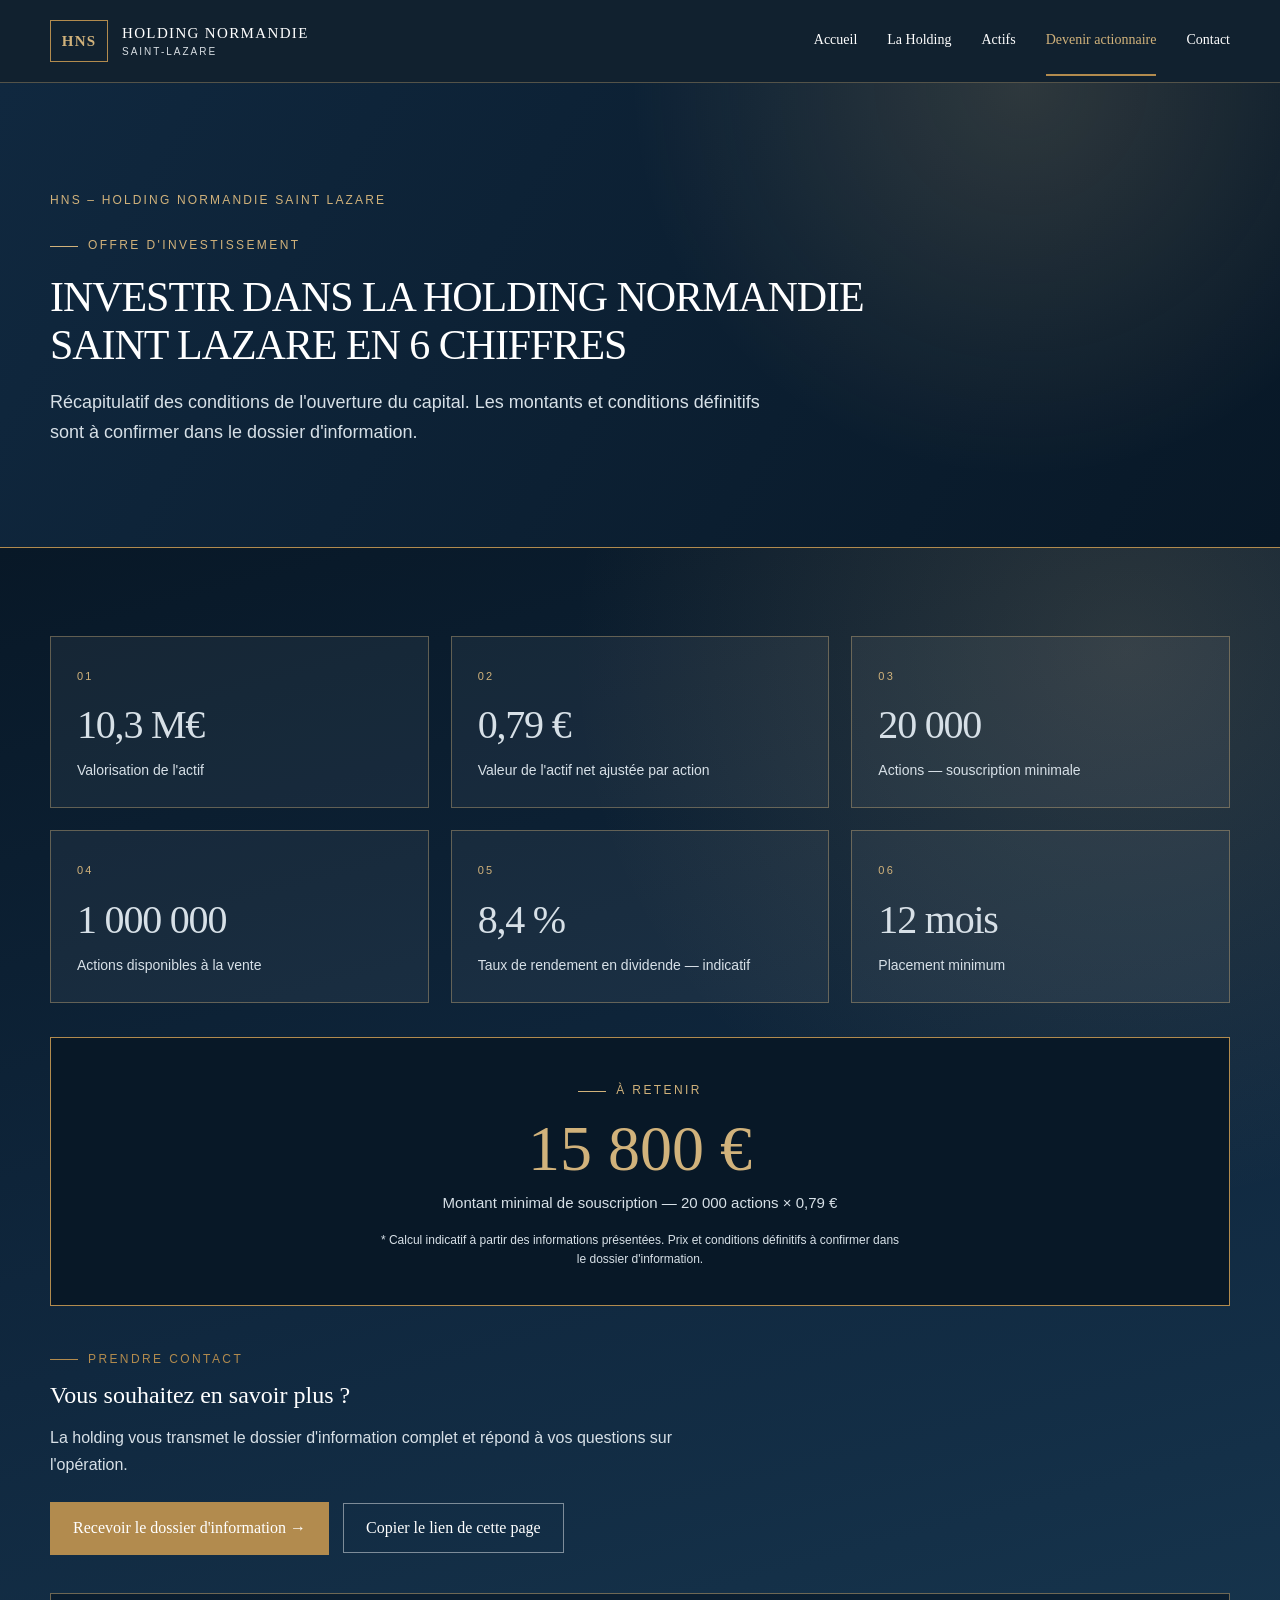
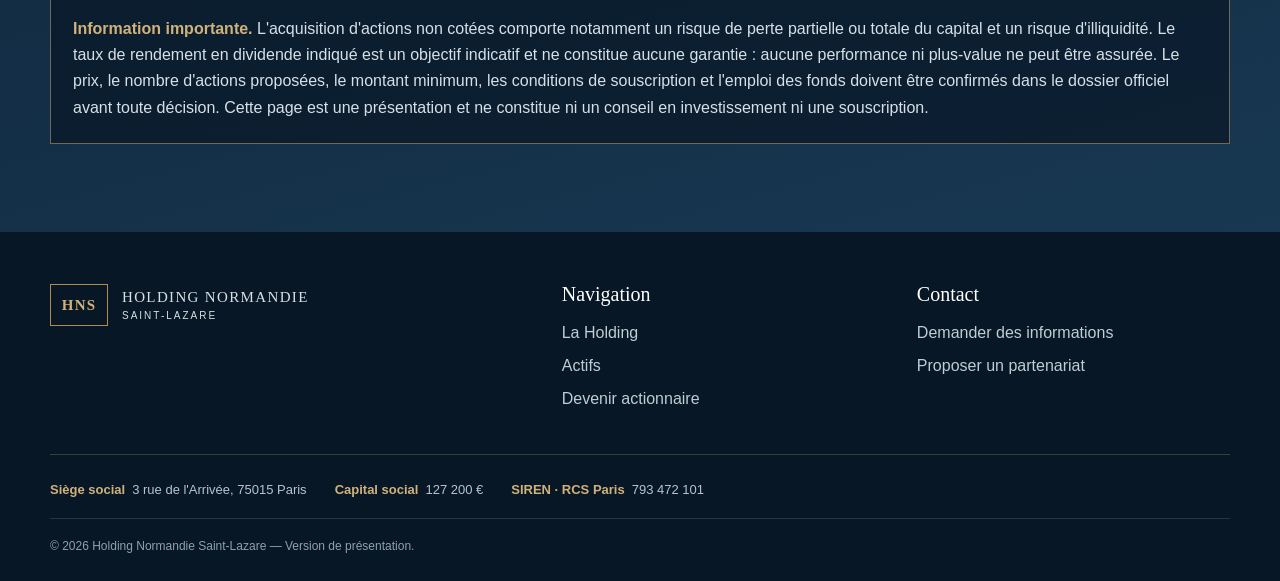
<file: offre.html>
<!doctype html>
<html lang="fr">
<head>
<meta charset="utf-8">
<meta name="viewport" content="width=device-width,initial-scale=1">
<meta name="robots" content="noindex,nofollow">
<title>INVESTIR DANS LA HOLDING NORMANDIE SAINT LAZARE EN 6 CHIFFRES — Holding Normandie Saint-Lazare</title>
<meta name="description" content="L'ouverture du capital de la Holding Normandie Saint-Lazare en six chiffres.">
<link rel="icon" href="favicon.svg">
<link rel="stylesheet" href="styles.css">
<style>
.identity{font-size:12px;letter-spacing:.18em;text-transform:uppercase;color:var(--gold-2);margin-bottom:18px}
.dark{background:radial-gradient(circle at 88% 8%,rgba(209,178,123,.16),transparent 34%),linear-gradient(165deg,#081827 0%,#10283f 52%,#183851 100%);color:#fff;padding:88px 0}
.dark h2{color:#fff}
.dark p{color:#d7e0e7}
.grid3{display:grid;grid-template-columns:repeat(3,1fr);gap:22px}
.gcard{background:rgba(255,255,255,.05);border:1px solid rgba(209,178,123,.4);padding:30px 26px 26px}
.gcard-n{display:block;font-style:normal;font-size:11px;letter-spacing:.2em;color:var(--gold-2);margin-bottom:18px}
.gcard-v{font:40px/1.1 Georgia,'Times New Roman',serif;color:#fff;margin:0 0 12px;letter-spacing:-.03em}
.gcard-d{font-size:14px;line-height:22px;color:#b7c4cd;margin:0}
.retainer{background:#081827;border:1px solid var(--gold);padding:36px 30px;text-align:center;margin-top:34px}
.retainer .eyebrow{justify-content:center;color:var(--gold-2)}
.retainer .eyebrow:before{background:var(--gold-2)}
.retainer-value{font:64px/1 Georgia,'Times New Roman',serif;color:var(--gold-2);margin:16px 0 10px}
.retainer-label{font-size:15px;line-height:24px;color:#d7e0e7;margin:0}
.retainer-note{font-size:12px;line-height:19px;color:#8fa0ad;margin:16px 0 0;max-width:520px;margin-left:auto;margin-right:auto}
.copy-row{display:flex;gap:14px;flex-wrap:wrap;align-items:center}
.btn-outline-light{background:transparent;color:#fff;border:1px solid rgba(255,255,255,.45)}
.btn-outline-light:hover{background:rgba(255,255,255,.1);color:#fff}
.copy-feedback{font-size:13px;color:#f0d39e}
.risk-dark{border:1px solid rgba(209,178,123,.5);background:rgba(8,24,39,.7);padding:22px;color:#d7e0e7}
.risk-dark strong{color:var(--gold-2)}
.page-hero h1{font-size:clamp(30px,4.2vw,42px);line-height:1.14;letter-spacing:-.025em}
@media(max-width:900px){.grid3{grid-template-columns:repeat(2,1fr)}}
@media(max-width:620px){.grid3{grid-template-columns:1fr}.gcard-v{font-size:34px}.retainer-value{font-size:46px}.copy-row{flex-direction:column;align-items:stretch}.copy-row .btn{width:100%}.page-hero h1{font-size:clamp(24px,6.5vw,30px);line-height:1.16}}
</style>
</head>
<body>
<header class="topbar">
<div class="container nav">
<a class="brand" href="index.html">
<span class="monogram">HNS</span>
<span class="brand-copy">Holding Normandie<span>Saint-Lazare</span>
</span>
</a>
<button class="menu-button" aria-label="Ouvrir le menu">☰</button>
<nav class="navlinks">
<a href="index.html">Accueil</a>
<a href="holding.html">La Holding</a>
<a href="actifs.html">Actifs</a>
<a class="active" href="actions.html">Devenir actionnaire</a>
<a href="contact.html">Contact</a>
</nav>
</div>
</header>
<main>
<section class="page-hero">
<div class="container">
<div class="identity">HNS – Holding Normandie Saint Lazare</div>
<div class="eyebrow">Offre d'investissement</div>
<h1>INVESTIR DANS LA HOLDING NORMANDIE SAINT LAZARE EN 6 CHIFFRES</h1>
<p>Récapitulatif des conditions de l'ouverture du capital. Les montants et conditions définitifs sont à confirmer dans le dossier d'information.</p>
</div>
</section>

<section class="dark">
<div class="container">
<div class="grid3">
<div class="gcard">
<i class="gcard-n">01</i>
<p class="gcard-v">10,3 M€</p>
<p class="gcard-d">Valorisation de l'actif</p>
</div>
<div class="gcard">
<i class="gcard-n">02</i>
<p class="gcard-v">0,79 €</p>
<p class="gcard-d">Valeur de l'actif net ajustée par action</p>
</div>
<div class="gcard">
<i class="gcard-n">03</i>
<p class="gcard-v">20 000</p>
<p class="gcard-d">Actions — souscription minimale</p>
</div>
<div class="gcard">
<i class="gcard-n">04</i>
<p class="gcard-v">1 000 000</p>
<p class="gcard-d">Actions disponibles à la vente</p>
</div>
<div class="gcard">
<i class="gcard-n">05</i>
<p class="gcard-v">8,4 %</p>
<p class="gcard-d">Taux de rendement en dividende — indicatif</p>
</div>
<div class="gcard">
<i class="gcard-n">06</i>
<p class="gcard-v">12 mois</p>
<p class="gcard-d">Placement minimum</p>
</div>
</div>

<div class="retainer">
<div class="eyebrow">À retenir</div>
<div class="retainer-value">15 800 €</div>
<p class="retainer-label">Montant minimal de souscription — 20 000 actions × 0,79 €</p>
<p class="retainer-note">* Calcul indicatif à partir des informations présentées. Prix et conditions définitifs à confirmer dans le dossier d'information.</p>
</div>

<div style="margin-top:36px">
<div class="eyebrow">Prendre contact</div>
<h2 style="margin-top:14px">Vous souhaitez en savoir plus ?</h2>
<p style="max-width:640px">La holding vous transmet le dossier d'information complet et répond à vos questions sur l'opération.</p>
<div class="copy-row" style="margin-top:24px">
<a class="btn" href="contact.html">Recevoir le dossier d'information →</a>
<button class="btn btn-outline-light" type="button" id="copy-link">Copier le lien de cette page</button>
<span class="copy-feedback" id="copy-feedback" role="status" aria-live="polite"></span>
</div>
</div>

<div class="risk-dark" style="margin-top:38px">
<strong>Information importante.</strong>
L'acquisition d'actions non cotées comporte notamment un risque de perte partielle ou totale du capital et un risque d'illiquidité. Le taux de rendement en dividende indiqué est un objectif indicatif et ne constitue aucune garantie : aucune performance ni plus-value ne peut être assurée.
Le prix, le nombre d'actions proposées, le montant minimum, les conditions de souscription et l'emploi des fonds doivent être confirmés dans le dossier officiel avant toute décision.
Cette page est une présentation et ne constitue ni un conseil en investissement ni une souscription.
</div>
</div>
</section>
</main>

<footer class="footer">
<div class="container">
<div class="footer-grid">
<div>
<div class="brand">
<span class="monogram">HNS</span>
<span class="brand-copy">Holding Normandie<span>Saint-Lazare</span>
</span>
</div>
</div>
<div>
<h3>Navigation</h3>
<a href="holding.html">La Holding</a>
<a href="actifs.html">Actifs</a>
<a href="actions.html">Devenir actionnaire</a>
</div>
<div>
<h3>Contact</h3>
<a href="contact.html">Demander des informations</a>
<a href="contact.html">Proposer un partenariat</a>
</div>
</div>
<div class="company-info"><span><strong>Siège social</strong> 3 rue de l'Arrivée, 75015 Paris</span><span><strong>Capital social</strong> 127 200 €</span><span><strong>SIREN · RCS Paris</strong> 793 472 101</span></div>
<div class="footer-bottom">© 2026 Holding Normandie Saint-Lazare — Version de présentation.</div>
</div>
</footer>
<script src="site.js"></script>
<script>
(function(){
var btn=document.getElementById('copy-link'),fb=document.getElementById('copy-feedback');
if(!btn)return;
btn.addEventListener('click',function(){
var url=window.location.href;
function done(){fb.textContent='Lien copié';setTimeout(function(){fb.textContent=''},2500);}
function fail(){fb.textContent='Copiez manuellement : '+url;}
if(navigator.clipboard&&navigator.clipboard.writeText){
navigator.clipboard.writeText(url).then(done,fail);
}else{
try{var t=document.createElement('textarea');t.value=url;t.style.position='fixed';t.style.opacity='0';document.body.appendChild(t);t.select();document.execCommand('copy');document.body.removeChild(t);done();}catch(e){fail();}
}
});
})();
</script>
</body>
</html>
</file>
<file: styles.css>
:root{--navy:#10283f;--navy-2:#183851;--ink:#172434;--gold:#b28b4e;--gold-2:#d1b27b;--ivory:#f7f3eb;--paper:#fffdf8;--muted:#697480;--line:rgba(16,40,63,.16);--shadow:0 24px 70px rgba(16,40,63,.13)}
*{box-sizing:border-box}html{scroll-behavior:smooth}body{margin:0;background:var(--ivory);color:var(--ink);font-family:Arial,Helvetica,sans-serif;font-size:16px;line-height:1.65}h1,h2,h3,.serif{font-family:Georgia,'Times New Roman',serif;font-weight:500;line-height:1.08;margin:0}a{color:inherit;text-decoration:none}img{max-width:100%;display:block}.container{width:min(1180px,calc(100% - 40px));margin:auto}.topbar{position:sticky;top:0;z-index:30;background:rgba(16,40,63,.97);color:#fff;border-bottom:1px solid rgba(209,178,123,.35)}.nav{height:78px;display:flex;align-items:center;justify-content:space-between;gap:28px}.brand{display:flex;align-items:center;gap:14px;line-height:1.1}.monogram{width:42px;height:42px;border:1px solid var(--gold);display:grid;place-items:center;color:var(--gold-2);font:26px Georgia}.brand-copy{font:15px Georgia;letter-spacing:.09em;text-transform:uppercase}.brand-copy small{display:block;font:10px Arial;letter-spacing:.2em;margin-top:4px;color:#d8dee3}.navlinks{display:flex;align-items:center;gap:30px;font:14px Georgia}.navlinks a{padding:26px 0;border-bottom:2px solid transparent}.navlinks a:hover,.navlinks a.active{color:var(--gold-2);border-color:var(--gold)}.menu-button{display:none;background:none;border:1px solid rgba(255,255,255,.35);color:white;padding:8px 11px;font-size:20px}.eyebrow{display:inline-flex;align-items:center;gap:10px;text-transform:uppercase;letter-spacing:.2em;font-size:12px;color:var(--gold)}.eyebrow:before{content:"";width:28px;height:1px;background:currentColor}.hero{min-height:670px;position:relative;overflow:hidden;background:var(--paper)}.hero:after{content:"";position:absolute;inset:0 0 0 49%;background:linear-gradient(90deg,var(--paper) 0%,rgba(255,253,248,.1) 22%),url('assets/reference.jpeg') 76% center/auto 100% no-repeat;filter:saturate(.82)}.hero-inner{position:relative;z-index:2;padding:84px 0 76px;width:52%}.hero h1{font-size:clamp(2.8rem,5.4vw,5.2rem);letter-spacing:-.04em;color:var(--navy);margin:20px 0}.lead{font-size:1.12rem;color:#4b5965;max-width:630px}.offer-card{margin-top:32px;background:var(--navy);color:#fff;width:min(470px,100%);padding:25px 30px;border:1px solid var(--gold);box-shadow:0 0 0 3px var(--navy),0 0 0 4px var(--gold);text-align:center}.offer-card span{display:block;color:var(--gold-2);text-transform:uppercase;letter-spacing:.22em;font-size:12px}.price{font:64px Georgia;line-height:1;margin:7px 0}.price small{font:20px Georgia}.note{font-size:12px;color:#d6dde3}.actions-row{display:flex;gap:12px;flex-wrap:wrap;margin-top:26px}.btn{display:inline-flex;align-items:center;justify-content:center;gap:12px;min-height:50px;padding:12px 22px;border:1px solid var(--gold);background:var(--gold);color:#fff;font-family:Georgia;font-size:16px;transition:.2s}.btn:hover{background:#96713a}.btn-outline{background:transparent;color:var(--navy);border-color:var(--navy)}.btn-outline:hover{background:var(--navy);color:white}.section{padding:88px 0}.section-dark{background:var(--navy);color:white}.section h2{font-size:clamp(2.1rem,4vw,3.6rem);color:var(--navy);margin:14px 0 24px}.section-dark h2{color:white}.intro-grid,.split{display:grid;grid-template-columns:1.05fr .95fr;gap:70px;align-items:center}.stat-grid{display:grid;grid-template-columns:repeat(3,1fr);gap:1px;background:var(--line);border:1px solid var(--line)}.stat{background:var(--paper);padding:30px}.stat strong{display:block;color:var(--navy);font:38px Georgia}.stat span{color:var(--muted);font-size:14px}.cards{display:grid;grid-template-columns:repeat(3,1fr);gap:20px;margin-top:36px}.card{background:var(--paper);border:1px solid var(--line);padding:28px;min-height:220px;position:relative}.card:before{content:"";display:block;width:36px;height:2px;background:var(--gold);margin-bottom:24px}.card h3{font-size:25px;color:var(--navy);margin-bottom:12px}.card p{color:var(--muted);margin:0}.card .meta{margin-top:20px;color:var(--gold);text-transform:uppercase;letter-spacing:.12em;font-size:12px}.band{padding:52px 0;background:var(--gold);color:#fff}.band-inner{display:flex;align-items:center;justify-content:space-between;gap:30px}.band h2{font-size:clamp(1.8rem,3.5vw,3rem)}.band .btn{background:var(--navy);border-color:var(--navy)}.page-hero{padding:90px 0 72px;background:linear-gradient(120deg,var(--navy),var(--navy-2));color:white;border-bottom:3px solid var(--gold)}.page-hero h1{font-size:clamp(2.8rem,6vw,5rem);max-width:820px;margin:18px 0}.page-hero p{max-width:680px;color:#d8e0e6;font-size:18px}.timeline{border-left:1px solid var(--gold);padding-left:34px}.timeline-item{margin-bottom:38px}.timeline-item b{color:var(--gold);letter-spacing:.12em;font-size:13px}.timeline-item h3{font-size:28px;margin:6px 0}.asset-list{display:grid;gap:18px}.asset{display:grid;grid-template-columns:110px 1fr auto;align-items:center;gap:24px;background:var(--paper);border:1px solid var(--line);padding:22px}.asset-number{width:86px;height:86px;background:var(--navy);color:var(--gold-2);display:grid;place-items:center;font:30px Georgia}.asset h3{font-size:23px;color:var(--navy);margin-bottom:5px}.asset p{margin:0;color:var(--muted)}.badge{padding:6px 12px;border:1px solid var(--gold);color:var(--gold);font-size:13px;white-space:nowrap}.steps{display:grid;grid-template-columns:repeat(3,1fr);gap:24px;counter-reset:step}.step{counter-increment:step;padding:30px;border-top:1px solid var(--gold);background:rgba(255,255,255,.05)}.step:before{content:"0" counter(step);font:36px Georgia;color:var(--gold-2)}.step h3{margin:15px 0 10px;font-size:24px}.risk{border:1px solid rgba(178,139,78,.5);padding:22px;background:#fbf7ef;color:#5d513e}.form-wrap{display:grid;grid-template-columns:.72fr 1.28fr;gap:60px;align-items:start}.form-card{background:var(--paper);border:1px solid var(--line);box-shadow:var(--shadow);padding:38px}.form-grid{display:grid;grid-template-columns:1fr 1fr;gap:18px}.field{display:flex;flex-direction:column;gap:7px}.field.full{grid-column:1/-1}label{font-weight:700;font-size:14px;color:var(--navy)}input,select,textarea{width:100%;border:1px solid #cbd1d3;background:white;padding:13px 14px;font:16px Arial;color:var(--ink);border-radius:0}textarea{min-height:130px;resize:vertical}input:focus,select:focus,textarea:focus{outline:2px solid rgba(178,139,78,.35);border-color:var(--gold)}.check{display:flex;gap:10px;align-items:flex-start;font-size:13px;color:var(--muted)}.check input{width:auto;margin-top:5px}.success{display:none;padding:16px;border-left:3px solid var(--gold);background:#f4ebdc;margin-top:18px}.success.show{display:block}.footer{background:#0b1e30;color:#d8e0e6;padding:52px 0 24px}.footer-grid{display:grid;grid-template-columns:1.2fr .8fr .8fr;gap:42px}.footer h3{color:white;font-size:20px;margin-bottom:14px}.footer a{display:block;margin:7px 0;color:#c1ccd4}.footer-bottom{border-top:1px solid rgba(255,255,255,.12);margin-top:40px;padding-top:18px;font-size:12px;color:#8fa0ad}.legal{font-size:14px;color:var(--muted)}
@media(max-width:900px){.navlinks{display:none;position:absolute;top:78px;left:0;right:0;background:var(--navy);padding:18px 30px;flex-direction:column;align-items:flex-start;gap:0}.navlinks.open{display:flex}.navlinks a{padding:12px 0}.menu-button{display:block}.hero:after{inset:46% 0 0 0;background:linear-gradient(180deg,var(--paper),rgba(255,253,248,.1)),url('assets/reference.jpeg') 76% center/cover no-repeat;opacity:.8}.hero-inner{width:100%;padding:58px 0 340px}.intro-grid,.split,.form-wrap{grid-template-columns:1fr;gap:38px}.cards{grid-template-columns:1fr 1fr}.stat-grid{grid-template-columns:1fr}.footer-grid{grid-template-columns:1fr 1fr}.asset{grid-template-columns:86px 1fr}.asset .badge{grid-column:2}}
@media(max-width:620px){.container{width:min(100% - 28px,1180px)}.brand-copy{font-size:12px}.hero h1{font-size:2.6rem}.hero-inner{padding-top:42px}.price{font-size:52px}.section{padding:62px 0}.cards,.steps,.form-grid,.footer-grid{grid-template-columns:1fr}.band-inner{align-items:flex-start;flex-direction:column}.asset{grid-template-columns:1fr}.asset-number{width:64px;height:64px}.asset .badge{grid-column:1}.form-card{padding:24px}}

/* Premium visual layer */
.topbar{background:rgba(8,24,39,.96);backdrop-filter:blur(18px)}
.nav{height:82px}.brand-copy span{display:block;font:10px Arial;letter-spacing:.2em;margin-top:4px;color:#d8dee3}
.hero{min-height:720px}.hero:before{content:"";position:absolute;inset:0;background:linear-gradient(90deg,var(--paper) 0 43%,rgba(255,253,248,.9) 50%,rgba(255,253,248,0) 70%);z-index:1}
.hero:after{inset:0 0 0 36%;background:url('assets/grand-hotel-de-normandie.jpg') 54% center/cover no-repeat;filter:saturate(.72) contrast(.98)}
.hero-inner{padding:92px 0 78px;width:50%}.hero h1{font-size:clamp(3rem,5.5vw,5.4rem)}
.offer-card{background:linear-gradient(145deg,#10283f,#081827);box-shadow:0 18px 50px rgba(16,40,63,.2)}
.btn{transition:transform .2s,background .2s,box-shadow .2s}.btn:hover{transform:translateY(-2px);box-shadow:0 12px 28px rgba(16,40,63,.15)}
.section{padding:104px 0}.section-dark{background:linear-gradient(145deg,#10283f,#081827)}
.card,.asset{transition:transform .25s,border-color .25s,box-shadow .25s}.card:hover,.asset:hover{transform:translateY(-4px);border-color:var(--gold);box-shadow:var(--shadow)}
.page-hero{padding:108px 0 82px;background:radial-gradient(circle at 80% 0,rgba(209,178,123,.18),transparent 35%),linear-gradient(120deg,var(--navy),#081827);border-bottom:1px solid var(--gold);color:#fff}
.page-hero .identity{color:var(--gold-2)}
.page-hero .eyebrow{color:var(--gold-2)}
.page-hero .eyebrow:before{background:var(--gold-2)}
.page-hero h1{font-size:clamp(36px,5vw,54px);letter-spacing:-.03em;line-height:1.12;margin:18px 0 16px}
.page-hero p{color:#d7e0e7;max-width:720px}
.band{background:linear-gradient(100deg,#a47b3f,#c4a369)}.footer{background:#071725}
.gallery{display:grid;grid-template-columns:1.45fr .8fr .8fr;grid-template-rows:260px 260px;gap:16px;margin-top:42px}
.gallery-item{position:relative;overflow:hidden;background:#e6dfd1;border:1px solid rgba(178,139,78,.24);margin:0}.gallery-item:first-child{grid-row:1/3}
.gallery-item img{width:100%;height:100%;object-fit:cover;transition:transform .55s}.gallery-item:hover img{transform:scale(1.025)}
.gallery-caption{position:absolute;inset:auto 0 0;padding:34px 24px 20px;color:white;background:linear-gradient(transparent,rgba(8,23,37,.86));font:21px Georgia}
.placeholder{height:100%;display:grid;place-items:center;text-align:center;color:#76694f;background:linear-gradient(135deg,rgba(255,255,255,.65),rgba(178,139,78,.12)),repeating-linear-gradient(45deg,transparent 0 18px,rgba(178,139,78,.06) 18px 19px)}
.placeholder span{display:block;font:18px Georgia}.placeholder small{display:block;margin-top:7px;font:11px Arial;letter-spacing:.16em;text-transform:uppercase}
@media(max-width:900px){.nav{height:74px}.navlinks{top:74px;background:#081827;box-shadow:0 18px 35px rgba(0,0,0,.25)}.hero{min-height:auto}.hero:before{background:linear-gradient(180deg,var(--paper) 0 53%,rgba(255,253,248,.92) 62%,rgba(255,253,248,0) 82%)}.hero:after{inset:45% 0 0;background:url('assets/grand-hotel-de-normandie.jpg') 54% center/cover no-repeat;opacity:.9}.hero-inner{width:100%;padding:56px 0 390px}.gallery{grid-template-columns:1fr 1fr;grid-template-rows:360px 210px 210px}.gallery-item:first-child{grid-column:1/3;grid-row:auto}.section{padding:78px 0}}
@media(max-width:620px){.brand-copy{font-size:11px}.monogram{width:39px;height:39px}.hero-inner{padding:42px 0 310px}.hero:after{inset:57% 0 0;background-position:52% center}.lead{font-size:1rem}.actions-row .btn{width:100%}.section{padding:64px 0}.page-hero{padding:66px 0 58px}.page-hero h1{font-size:clamp(26px,7vw,36px);line-height:1.14;letter-spacing:-.015em}.gallery{grid-template-columns:1fr;grid-template-rows:310px 190px 190px 190px}.gallery-item:first-child{grid-column:auto}.footer{padding-top:44px}}
.monogram{width:58px;font:700 15px Georgia;letter-spacing:.08em}
@media(max-width:620px){.monogram{width:50px;height:39px;font-size:13px}}
.company-info{display:flex;flex-wrap:wrap;gap:14px 28px;margin-top:34px;padding-top:24px;border-top:1px solid rgba(209,178,123,.25);font-size:13px;color:#b7c4cd}.company-info span{display:inline-flex;gap:7px}.company-info strong{color:#d1b27b;font-weight:600}.footer-bottom{margin-top:18px}
@media(max-width:620px){.company-info{display:grid;gap:10px}.company-info span{display:block}.company-info strong{display:block;margin-bottom:2px}}
.gallery-caption strong,.gallery-caption small{display:block}.gallery-caption small{font:11px Arial;margin-top:5px;color:#dce3e8}.status-pill{display:inline-block;margin-bottom:9px;padding:5px 9px;background:#b28b4e;color:white;font:700 10px Arial;letter-spacing:.12em;text-transform:uppercase}.gallery-plan img{object-position:center}.gallery-solar .gallery-caption{padding-top:54px}
.gallery-plan img{object-fit:contain;background:#f4f0e8}
.gallery-mozart img{object-position:center 18%}.gallery-caption a{color:#f0d39e;text-decoration:underline;text-underline-offset:3px}
.hp{position:absolute;left:-9999em;top:auto;width:1px;height:1px;overflow:hidden}
.error{display:none;padding:16px;border-left:3px solid #b23a2e;background:#fbeae8;margin-top:18px}
.error.show{display:block}
.captcha{border:1px dashed #cfc6b2;background:#fdfbf6;padding:14px 16px}
.captcha-ask{display:block;font:700 12px Arial;letter-spacing:.08em;text-transform:uppercase;color:var(--muted);margin-bottom:10px}
.captcha-ask strong{color:var(--navy);font-size:22px;letter-spacing:0;margin:0 4px}
.symbols{display:flex;gap:10px;flex-wrap:wrap}
.sym-btn{flex:0 1 56px;width:56px;height:56px;display:grid;place-items:center;font:26px Georgia;border:1px solid #cfc6b2;background:#fff;color:var(--ink);cursor:pointer;padding:0}
.sym-btn:hover{border-color:var(--gold)}
.sym-btn.selected{background:var(--gold);border-color:var(--gold);color:#fff}
</file>
